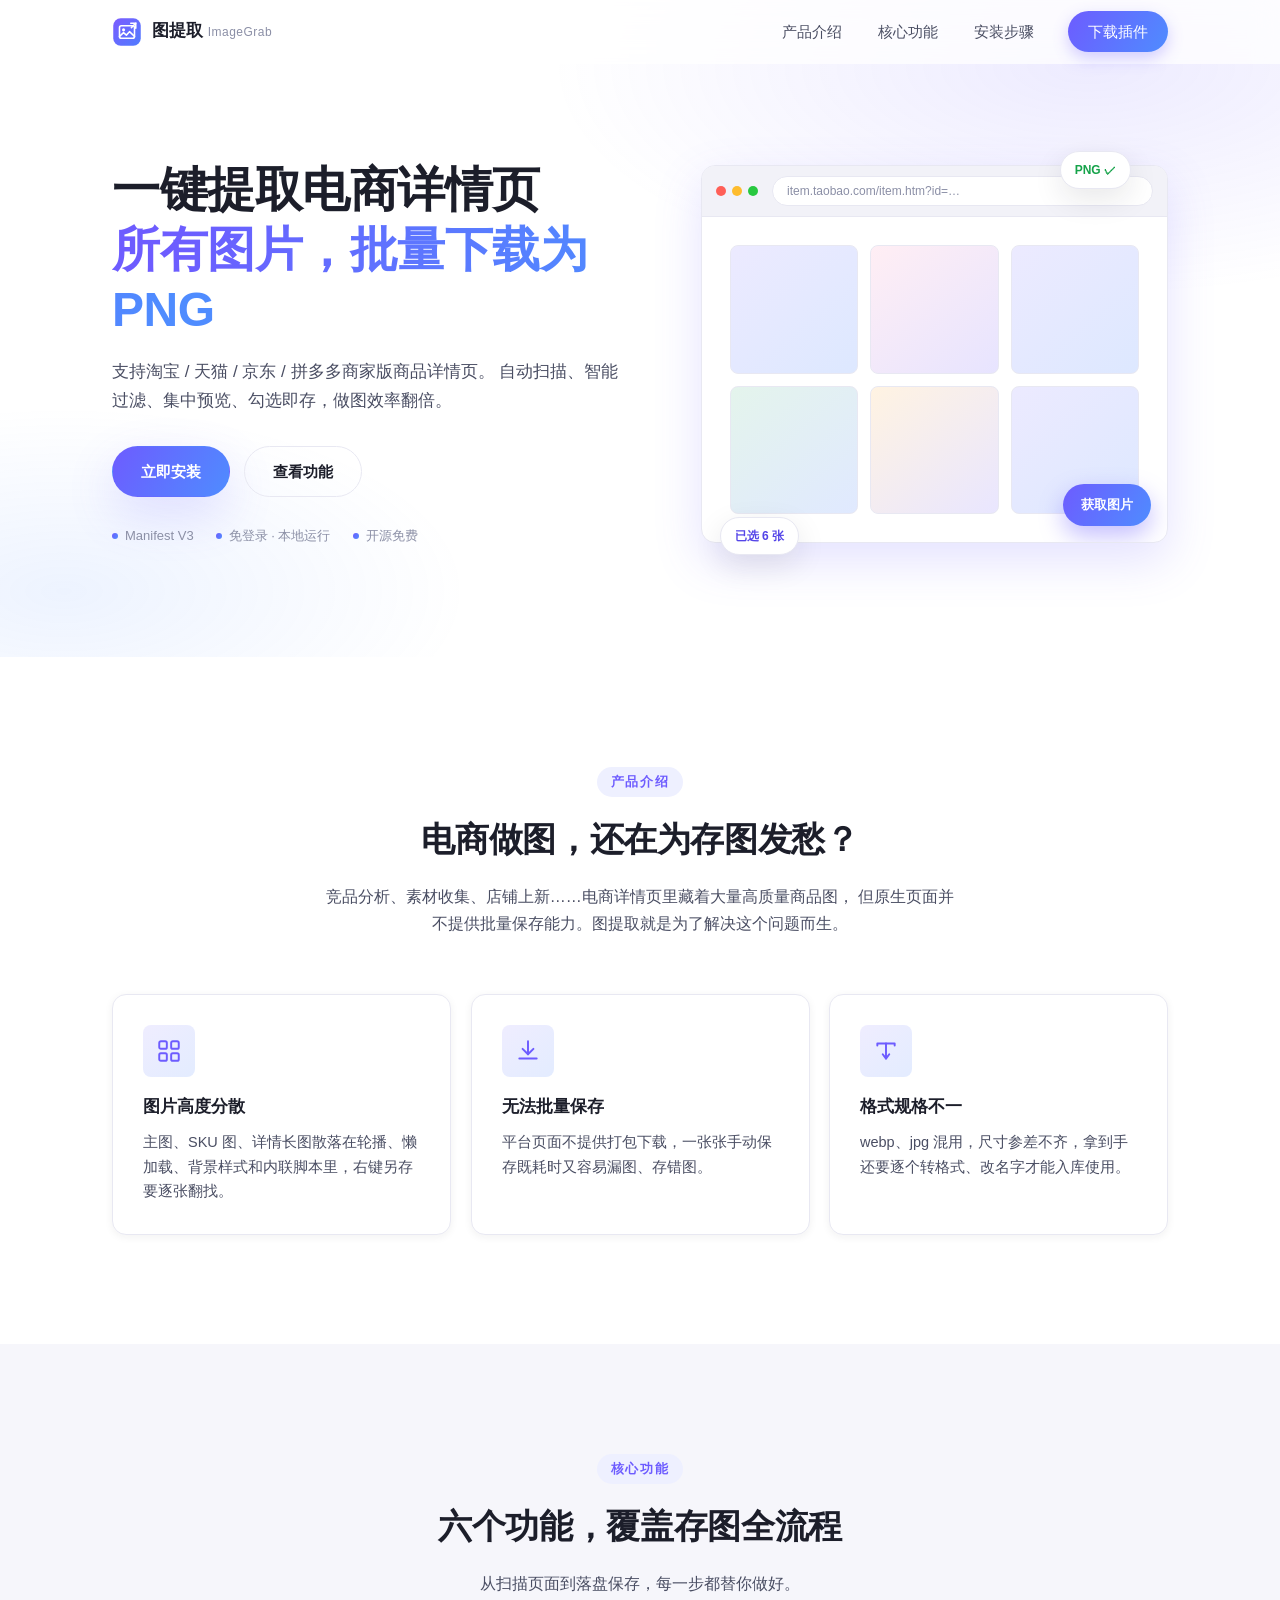
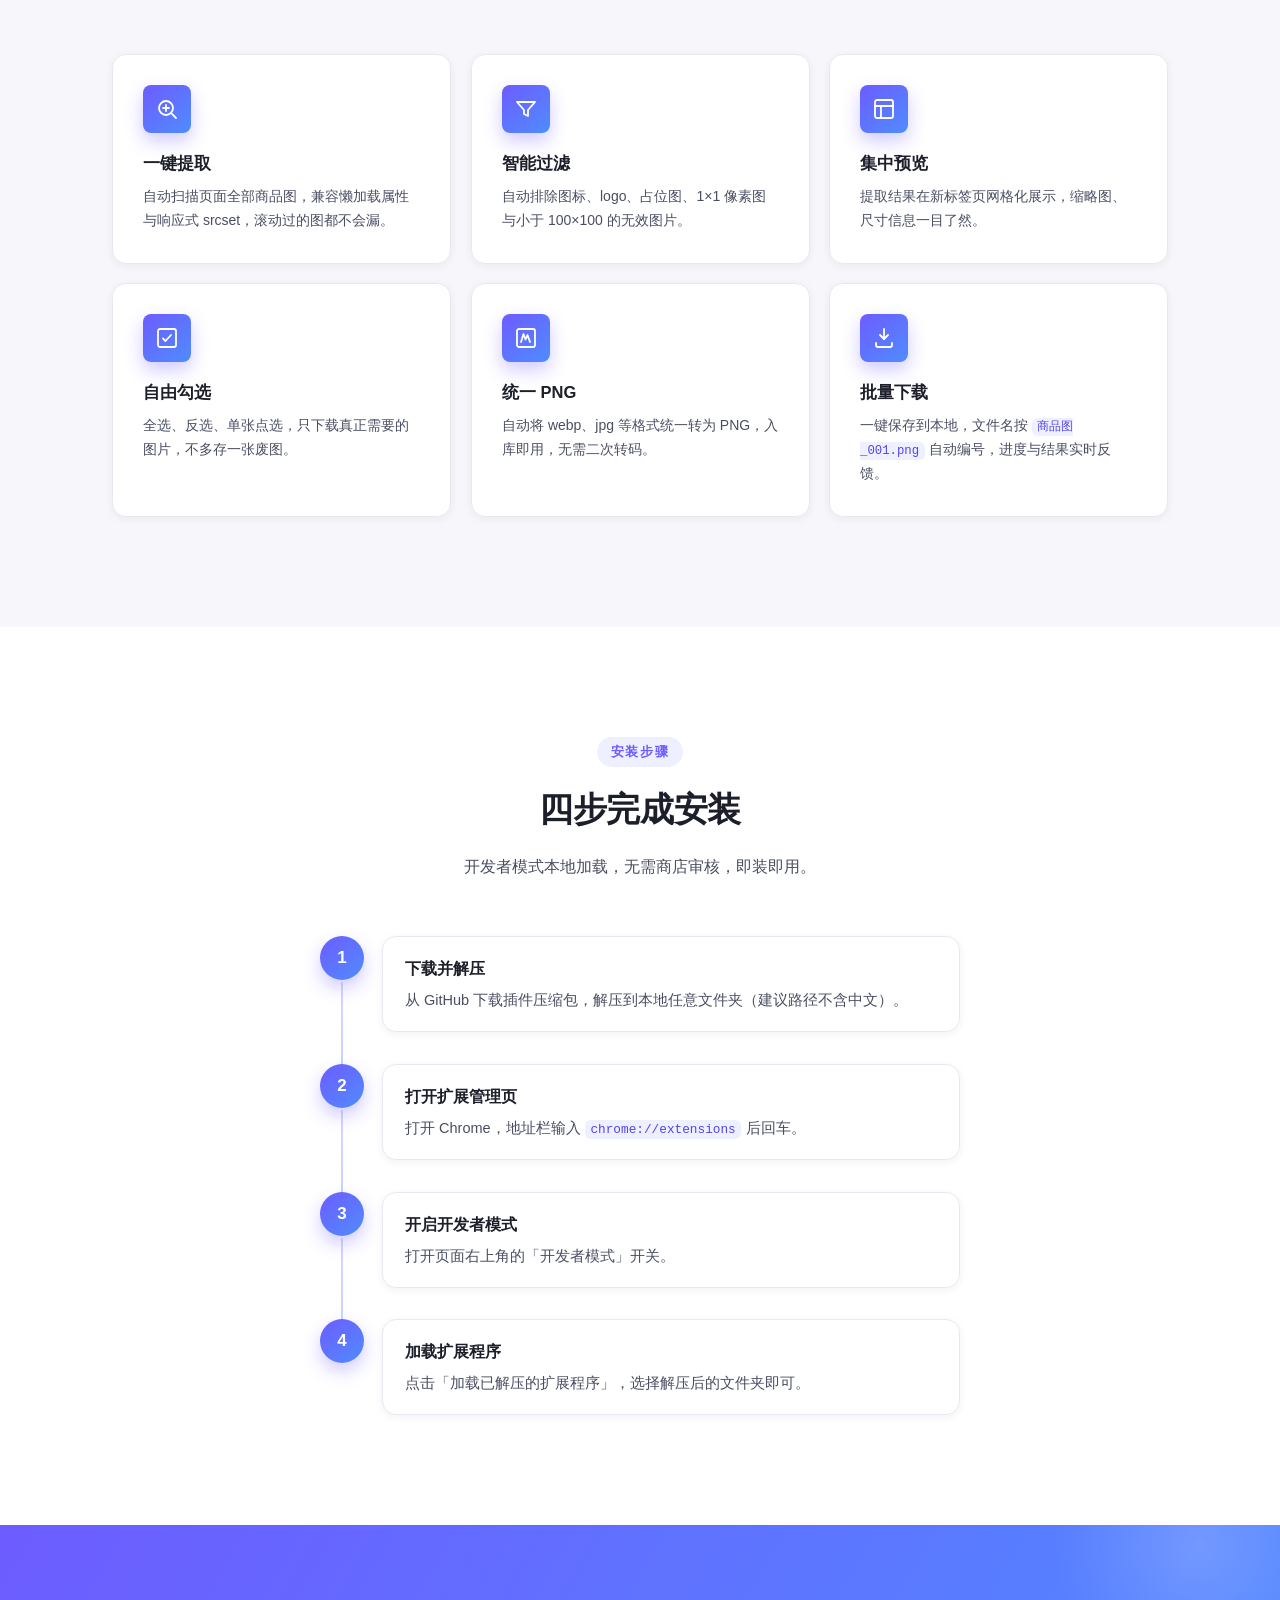
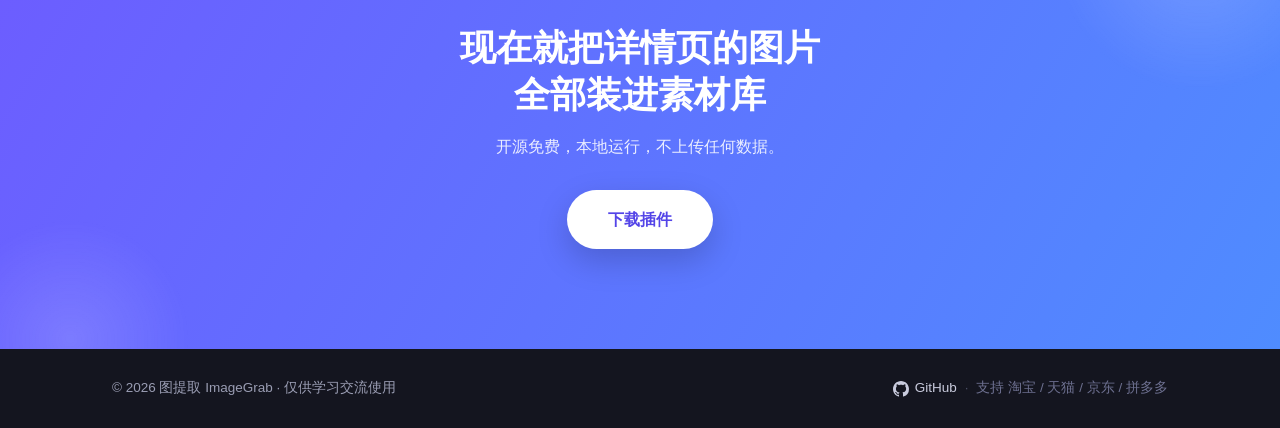
<file: docs/index.html>
<!DOCTYPE html>
<html lang="zh-CN">
<head>
  <meta charset="UTF-8">
  <!-- 视口设置：移动端适配基础 -->
  <meta name="viewport" content="width=device-width, initial-scale=1.0">
  <meta name="description" content="图提取 ImageGrab — 一键提取淘宝、京东、拼多多商家版商品详情页所有图片，勾选批量下载为 PNG。">
  <title>图提取 ImageGrab · 电商图片一键提取下载</title>
  <link rel="stylesheet" href="css/style.css">
</head>
<body>

  <!-- ==================== 1. 顶部导航栏 ==================== -->
  <header class="nav" id="navbar">
    <div class="container nav__inner">
      <!-- 左侧 Logo：内联 SVG 图标 + 产品名 -->
      <a class="nav__brand" href="#hero" aria-label="图提取首页">
        <svg class="nav__logo" viewBox="0 0 48 48" width="30" height="30" aria-hidden="true">
          <defs>
            <linearGradient id="logoGrad" x1="0" y1="0" x2="1" y2="1">
              <stop offset="0" stop-color="#7c5cff"/>
              <stop offset="1" stop-color="#4f7cff"/>
            </linearGradient>
          </defs>
          <rect x="2" y="2" width="44" height="44" rx="12" fill="url(#logoGrad)"/>
          <rect x="12" y="14" width="24" height="20" rx="3" fill="none" stroke="#fff" stroke-width="2.5"/>
          <circle cx="18.5" cy="20.5" r="2.5" fill="#fff"/>
          <path d="M12 31l6.5-6 4.5 4 5-5.5L36 31" fill="none" stroke="#fff" stroke-width="2.5" stroke-linecap="round" stroke-linejoin="round"/>
          <path d="M30 10h8v8" fill="none" stroke="#fff" stroke-width="2.5" stroke-linecap="round"/>
          <path d="M38 10l-7 7" stroke="#fff" stroke-width="2.5" stroke-linecap="round"/>
        </svg>
        <span class="nav__name">图提取 <em>ImageGrab</em></span>
      </a>

      <!-- 右侧锚点导航（桌面端） -->
      <nav class="nav__links" id="nav-links" aria-label="页面导航">
        <a href="#about" data-spy="about">产品介绍</a>
        <a href="#features" data-spy="features">核心功能</a>
        <a href="#install" data-spy="install">安装步骤</a>
        <a href="#download" class="nav__cta" data-spy="download">下载插件</a>
      </nav>

      <!-- 汉堡按钮（移动端） -->
      <button class="nav__toggle" id="nav-toggle" aria-label="打开菜单" aria-expanded="false">
        <span></span><span></span><span></span>
      </button>
    </div>
  </header>

  <main>
    <!-- ==================== 2. Hero 首屏 ==================== -->
    <section class="hero" id="hero">
      <div class="container hero__inner">
        <div class="hero__text reveal">
          <h1 class="hero__title">
            一键提取电商详情页<br><span class="grad-text">所有图片，批量下载为 PNG</span>
          </h1>
          <p class="hero__sub">
            支持淘宝 / 天猫 / 京东 / 拼多多商家版商品详情页。
            自动扫描、智能过滤、集中预览、勾选即存，做图效率翻倍。
          </p>
          <div class="hero__actions">
            <a class="btn btn--primary" href="#install">立即安装</a>
            <a class="btn btn--ghost" href="#features">查看功能</a>
          </div>
          <ul class="hero__meta">
            <li>Manifest V3</li>
            <li>免登录 · 本地运行</li>
            <li>开源免费</li>
          </ul>
        </div>

        <!-- 插件界面示意图：纯 CSS 模拟浏览器窗口 + 悬浮按钮 + 画廊 -->
        <div class="hero__mock reveal" aria-hidden="true">
          <div class="mock-window">
            <div class="mock-window__bar">
              <i></i><i></i><i></i>
              <span class="mock-window__url">item.taobao.com/item.htm?id=…</span>
            </div>
            <div class="mock-window__body">
              <div class="mock-fab">获取图片</div>
              <div class="mock-grid">
                <div class="mock-card"></div>
                <div class="mock-card"></div>
                <div class="mock-card"></div>
                <div class="mock-card"></div>
                <div class="mock-card"></div>
                <div class="mock-card"></div>
              </div>
            </div>
          </div>
          <div class="mock-float mock-float--a">PNG ✓</div>
          <div class="mock-float mock-float--b">已选 6 张</div>
        </div>
      </div>
    </section>

    <!-- ==================== 3. 产品介绍：解决什么问题 ==================== -->
    <section class="section" id="about">
      <div class="container">
        <div class="section__head reveal">
          <p class="section__tag">产品介绍</p>
          <h2 class="section__title">电商做图，还在为存图发愁？</h2>
          <p class="section__desc">
            竞品分析、素材收集、店铺上新……电商详情页里藏着大量高质量商品图，
            但原生页面并不提供批量保存能力。图提取就是为了解决这个问题而生。
          </p>
        </div>

        <div class="problem-grid">
          <!-- 问题卡片 1：图片分散 -->
          <article class="problem-card reveal">
            <div class="problem-card__icon">
              <svg viewBox="0 0 24 24" width="26" height="26" fill="none" stroke="currentColor" stroke-width="1.8" stroke-linecap="round" stroke-linejoin="round">
                <rect x="3" y="3" width="7" height="7" rx="1.5"/>
                <rect x="14" y="3" width="7" height="7" rx="1.5"/>
                <rect x="3" y="14" width="7" height="7" rx="1.5"/>
                <rect x="14" y="14" width="7" height="7" rx="1.5"/>
              </svg>
            </div>
            <h3>图片高度分散</h3>
            <p>主图、SKU 图、详情长图散落在轮播、懒加载、背景样式和内联脚本里，右键另存要逐张翻找。</p>
          </article>

          <!-- 问题卡片 2：无法批量保存 -->
          <article class="problem-card reveal">
            <div class="problem-card__icon">
              <svg viewBox="0 0 24 24" width="26" height="26" fill="none" stroke="currentColor" stroke-width="1.8" stroke-linecap="round" stroke-linejoin="round">
                <path d="M12 3v12"/>
                <path d="M7 10l5 5 5-5"/>
                <path d="M4 19h16"/>
              </svg>
            </div>
            <h3>无法批量保存</h3>
            <p>平台页面不提供打包下载，一张张手动保存既耗时又容易漏图、存错图。</p>
          </article>

          <!-- 问题卡片 3：格式不统一 -->
          <article class="problem-card reveal">
            <div class="problem-card__icon">
              <svg viewBox="0 0 24 24" width="26" height="26" fill="none" stroke="currentColor" stroke-width="1.8" stroke-linecap="round" stroke-linejoin="round">
                <path d="M4 7V5h16v2"/>
                <path d="M12 5v14"/>
                <path d="M9 15l3 4 3-4"/>
              </svg>
            </div>
            <h3>格式规格不一</h3>
            <p>webp、jpg 混用，尺寸参差不齐，拿到手还要逐个转格式、改名字才能入库使用。</p>
          </article>
        </div>
      </div>
    </section>

    <!-- ==================== 4. 核心功能 ==================== -->
    <section class="section section--alt" id="features">
      <div class="container">
        <div class="section__head reveal">
          <p class="section__tag">核心功能</p>
          <h2 class="section__title">六个功能，覆盖存图全流程</h2>
          <p class="section__desc">从扫描页面到落盘保存，每一步都替你做好。</p>
        </div>

        <div class="feature-grid">
          <!-- 功能卡片：一键提取 -->
          <article class="feature-card reveal">
            <div class="feature-card__icon">
              <svg viewBox="0 0 24 24" width="24" height="24" fill="none" stroke="currentColor" stroke-width="1.8" stroke-linecap="round" stroke-linejoin="round">
                <circle cx="11" cy="11" r="7"/>
                <path d="M21 21l-4.3-4.3"/>
                <path d="M8 11h6M11 8v6"/>
              </svg>
            </div>
            <h3>一键提取</h3>
            <p>自动扫描页面全部商品图，兼容懒加载属性与响应式 srcset，滚动过的图都不会漏。</p>
          </article>

          <!-- 功能卡片：智能过滤 -->
          <article class="feature-card reveal">
            <div class="feature-card__icon">
              <svg viewBox="0 0 24 24" width="24" height="24" fill="none" stroke="currentColor" stroke-width="1.8" stroke-linecap="round" stroke-linejoin="round">
                <path d="M3 5h18l-7 8v6l-4-2v-4L3 5z"/>
              </svg>
            </div>
            <h3>智能过滤</h3>
            <p>自动排除图标、logo、占位图、1×1 像素图与小于 100×100 的无效图片。</p>
          </article>

          <!-- 功能卡片：集中预览 -->
          <article class="feature-card reveal">
            <div class="feature-card__icon">
              <svg viewBox="0 0 24 24" width="24" height="24" fill="none" stroke="currentColor" stroke-width="1.8" stroke-linecap="round" stroke-linejoin="round">
                <rect x="3" y="3" width="18" height="18" rx="2"/>
                <path d="M3 9h18M9 9v12"/>
              </svg>
            </div>
            <h3>集中预览</h3>
            <p>提取结果在新标签页网格化展示，缩略图、尺寸信息一目了然。</p>
          </article>

          <!-- 功能卡片：自由勾选 -->
          <article class="feature-card reveal">
            <div class="feature-card__icon">
              <svg viewBox="0 0 24 24" width="24" height="24" fill="none" stroke="currentColor" stroke-width="1.8" stroke-linecap="round" stroke-linejoin="round">
                <rect x="3" y="3" width="18" height="18" rx="2"/>
                <path d="M8 12.5l2.5 2.5L16 9"/>
              </svg>
            </div>
            <h3>自由勾选</h3>
            <p>全选、反选、单张点选，只下载真正需要的图片，不多存一张废图。</p>
          </article>

          <!-- 功能卡片：统一 PNG -->
          <article class="feature-card reveal">
            <div class="feature-card__icon">
              <svg viewBox="0 0 24 24" width="24" height="24" fill="none" stroke="currentColor" stroke-width="1.8" stroke-linecap="round" stroke-linejoin="round">
                <rect x="3" y="3" width="18" height="18" rx="2"/>
                <path d="M7 16l2.5-8 2 5.5L13.5 9 16 16"/>
              </svg>
            </div>
            <h3>统一 PNG</h3>
            <p>自动将 webp、jpg 等格式统一转为 PNG，入库即用，无需二次转码。</p>
          </article>

          <!-- 功能卡片：批量下载 -->
          <article class="feature-card reveal">
            <div class="feature-card__icon">
              <svg viewBox="0 0 24 24" width="24" height="24" fill="none" stroke="currentColor" stroke-width="1.8" stroke-linecap="round" stroke-linejoin="round">
                <path d="M12 3v10"/>
                <path d="M8 9l4 4 4-4"/>
                <path d="M4 17v2a2 2 0 002 2h12a2 2 0 002-2v-2"/>
              </svg>
            </div>
            <h3>批量下载</h3>
            <p>一键保存到本地，文件名按 <code>商品图_001.png</code> 自动编号，进度与结果实时反馈。</p>
          </article>
        </div>
      </div>
    </section>

    <!-- ==================== 5. 安装步骤 ==================== -->
    <section class="section" id="install">
      <div class="container">
        <div class="section__head reveal">
          <p class="section__tag">安装步骤</p>
          <h2 class="section__title">四步完成安装</h2>
          <p class="section__desc">开发者模式本地加载，无需商店审核，即装即用。</p>
        </div>

        <ol class="steps">
          <!-- 步骤 1 -->
          <li class="step reveal">
            <span class="step__num">1</span>
            <div class="step__body">
              <h3>下载并解压</h3>
              <p>从 GitHub 下载插件压缩包，解压到本地任意文件夹（建议路径不含中文）。</p>
            </div>
          </li>
          <!-- 步骤 2 -->
          <li class="step reveal">
            <span class="step__num">2</span>
            <div class="step__body">
              <h3>打开扩展管理页</h3>
              <p>打开 Chrome，地址栏输入 <code>chrome://extensions</code> 后回车。</p>
            </div>
          </li>
          <!-- 步骤 3 -->
          <li class="step reveal">
            <span class="step__num">3</span>
            <div class="step__body">
              <h3>开启开发者模式</h3>
              <p>打开页面右上角的「开发者模式」开关。</p>
            </div>
          </li>
          <!-- 步骤 4 -->
          <li class="step reveal">
            <span class="step__num">4</span>
            <div class="step__body">
              <h3>加载扩展程序</h3>
              <p>点击「加载已解压的扩展程序」，选择解压后的文件夹即可。</p>
            </div>
          </li>
        </ol>
      </div>
    </section>

    <!-- ==================== 6. 底部 CTA ==================== -->
    <section class="cta" id="download">
      <div class="container cta__inner reveal">
        <h2>现在就把详情页的图片<br class="br-mobile">全部装进素材库</h2>
        <p>开源免费，本地运行，不上传任何数据。</p>
        <!-- 下载按钮：指向 GitHub 仓库（占位，可替换为压缩包直链） -->
        <a class="btn btn--light btn--lg" href="https://github.com/PeiChen1215/eimg-grabber" target="_blank" rel="noopener">下载插件</a>
      </div>
    </section>
  </main>

  <!-- ==================== Footer ==================== -->
  <footer class="footer">
    <div class="container footer__inner">
      <p class="footer__copy">© 2026 图提取 ImageGrab · 仅供学习交流使用</p>
      <div class="footer__links">
        <a href="https://github.com/PeiChen1215/eimg-grabber" target="_blank" rel="noopener">
          <svg viewBox="0 0 16 16" width="16" height="16" fill="currentColor" aria-hidden="true">
            <path d="M8 0C3.58 0 0 3.58 0 8c0 3.54 2.29 6.53 5.47 7.59.4.07.55-.17.55-.38 0-.19-.01-.82-.01-1.49-2.01.37-2.53-.49-2.69-.94-.09-.23-.48-.94-.82-1.13-.28-.15-.68-.52-.01-.53.63-.01 1.08.58 1.23.82.72 1.21 1.87.87 2.33.66.07-.52.28-.87.51-1.07-1.78-.2-3.64-.89-3.64-3.95 0-.87.31-1.59.82-2.15-.08-.2-.36-1.02.08-2.12 0 0 .67-.21 2.2.82.64-.18 1.32-.27 2-.27s1.36.09 2 .27c1.53-1.04 2.2-.82 2.2-.82.44 1.1.16 1.92.08 2.12.51.56.82 1.27.82 2.15 0 3.07-1.87 3.75-3.65 3.95.29.25.54.73.54 1.48 0 1.07-.01 1.93-.01 2.2 0 .21.15.46.55.38A8.01 8.01 0 0 0 16 8c0-4.42-3.58-8-8-8z"/>
          </svg>
          GitHub
        </a>
        <span class="footer__sep">·</span>
        <span class="footer__platforms">支持 淘宝 / 天猫 / 京东 / 拼多多</span>
      </div>
    </div>
  </footer>

  <script src="js/main.js"></script>
</body>
</html>
</file>
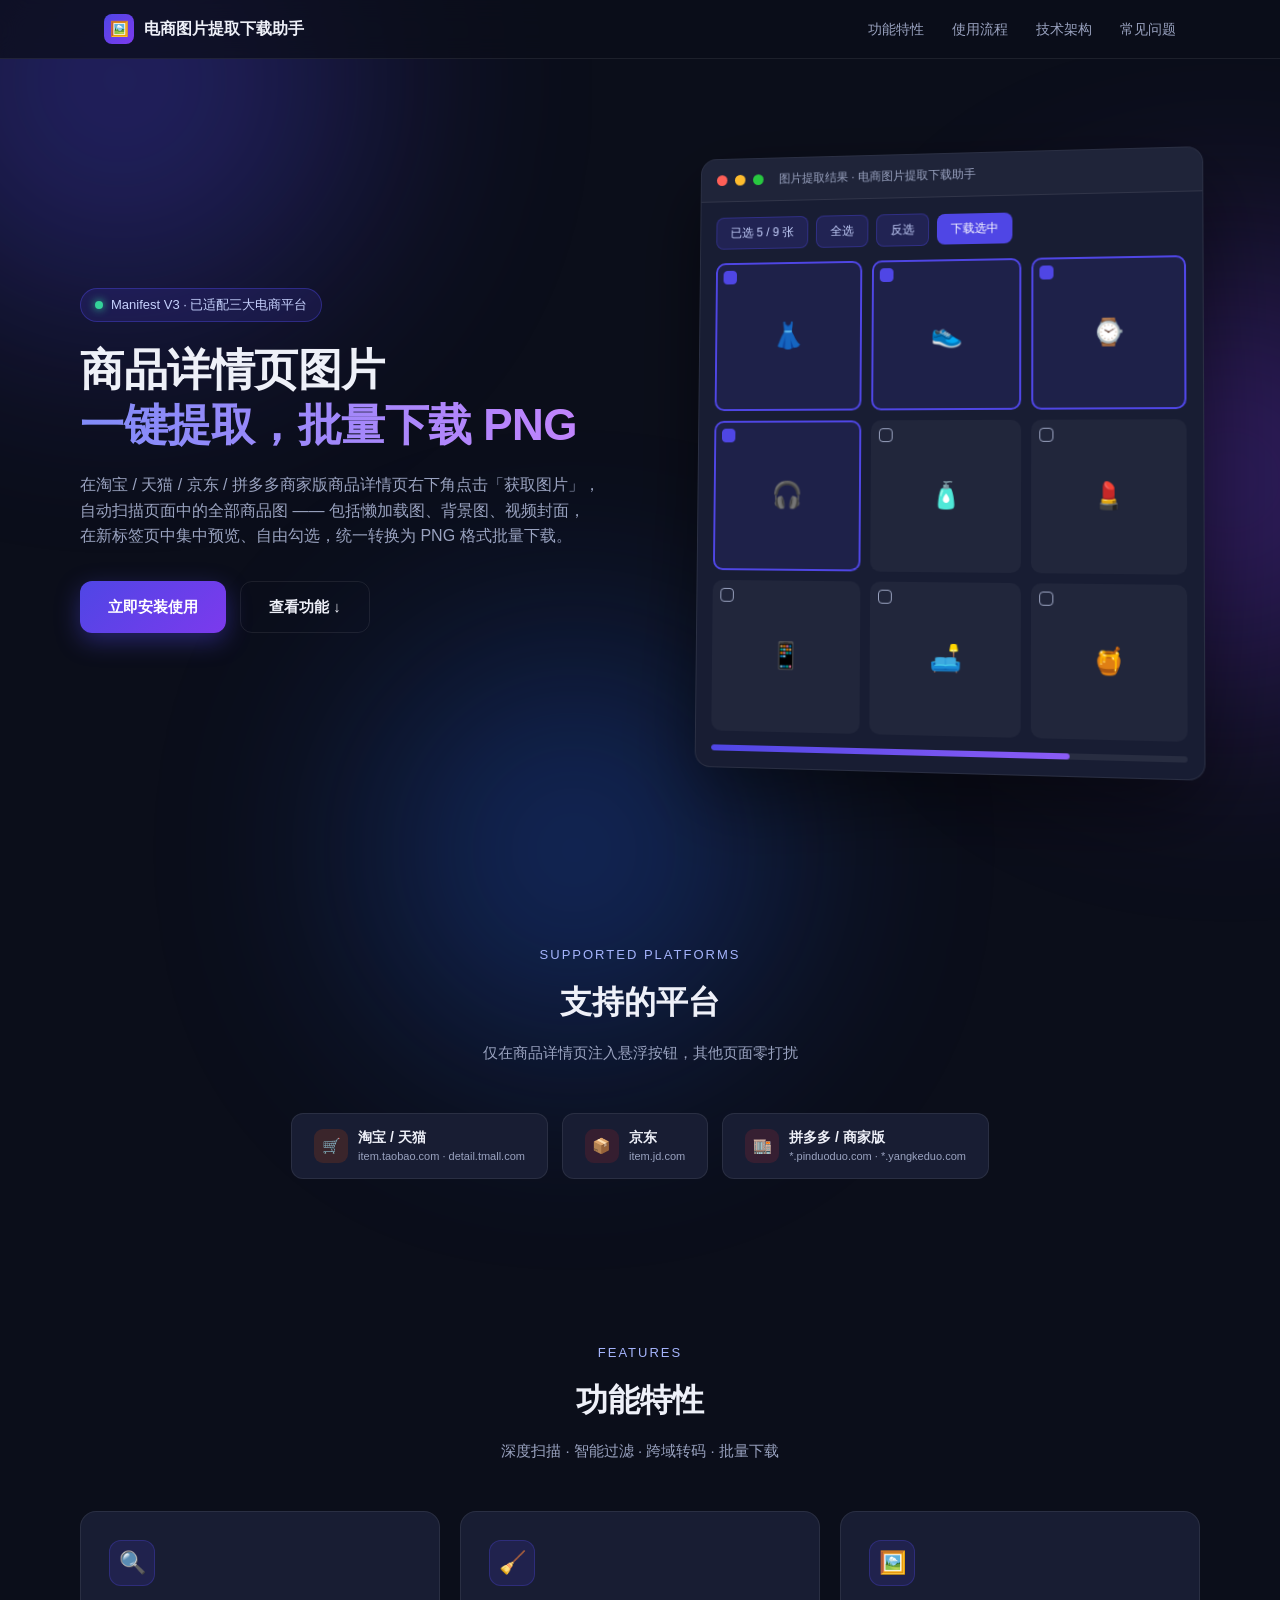
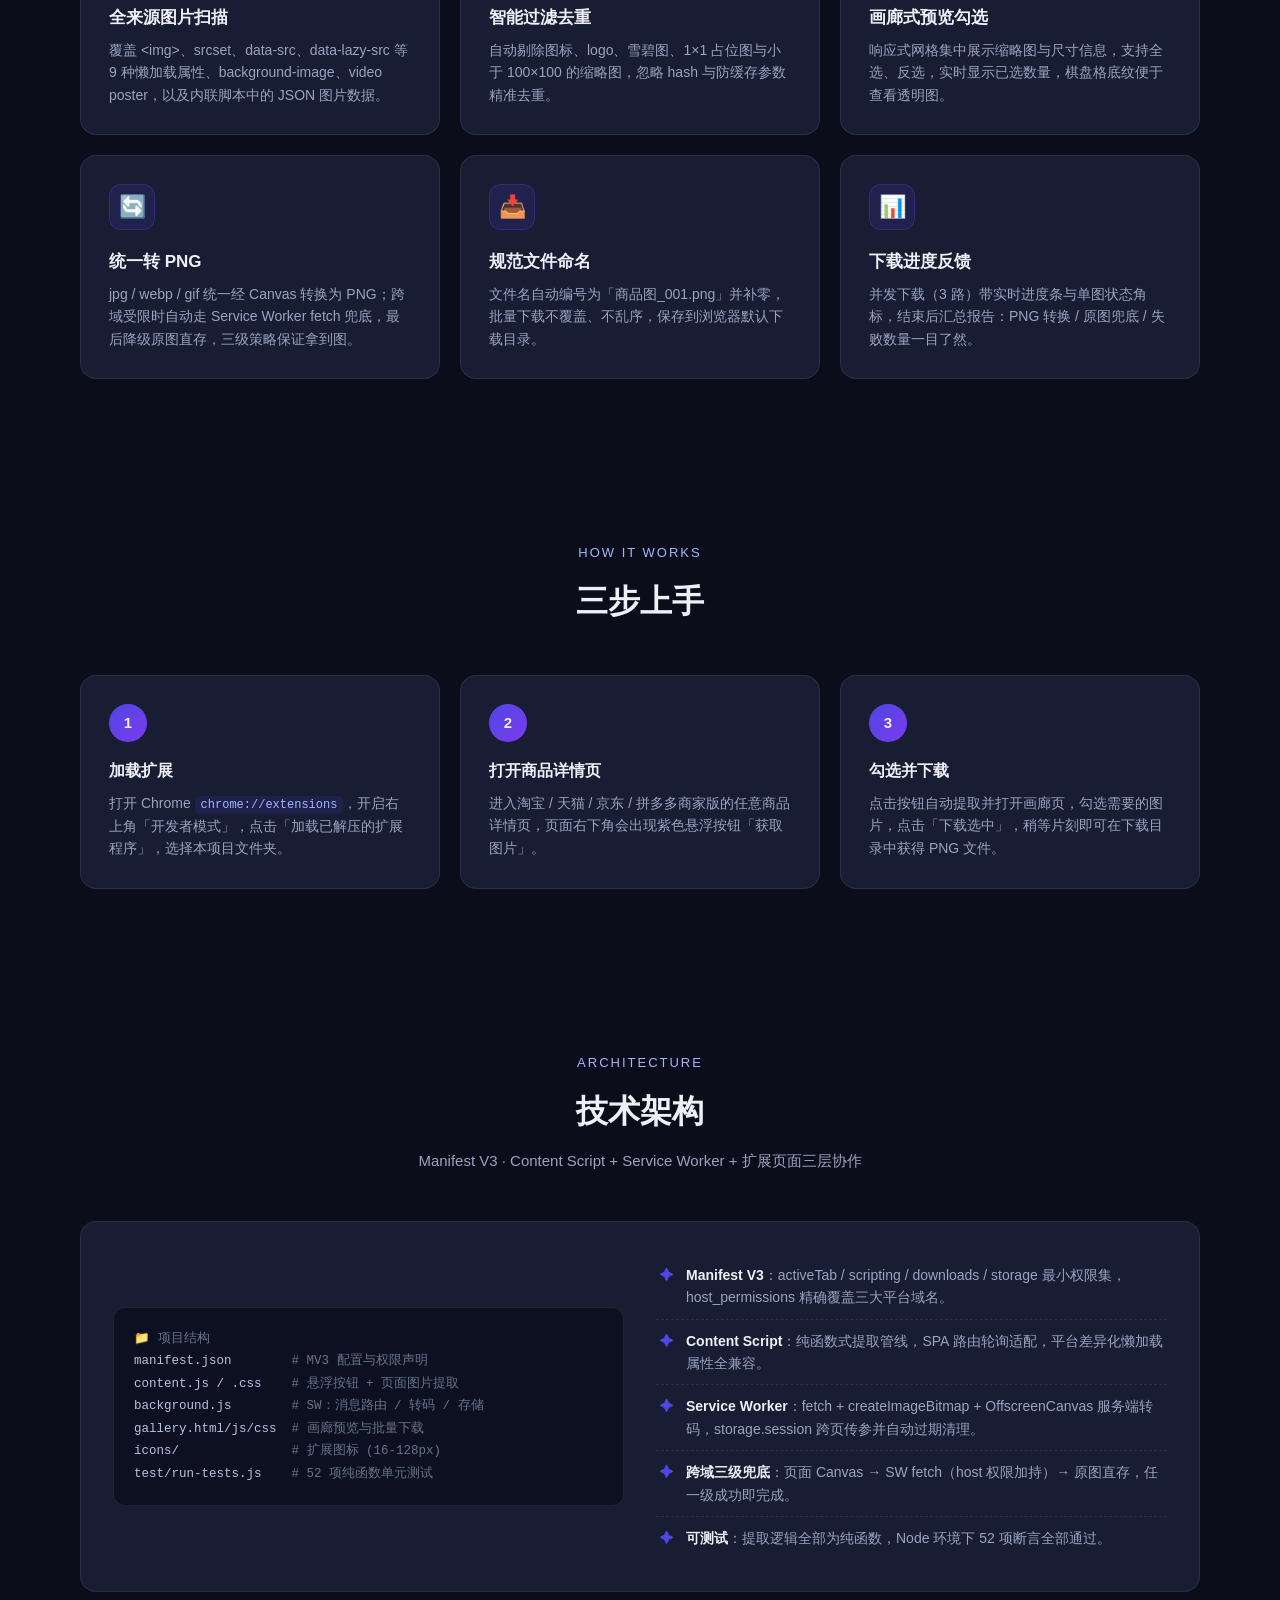
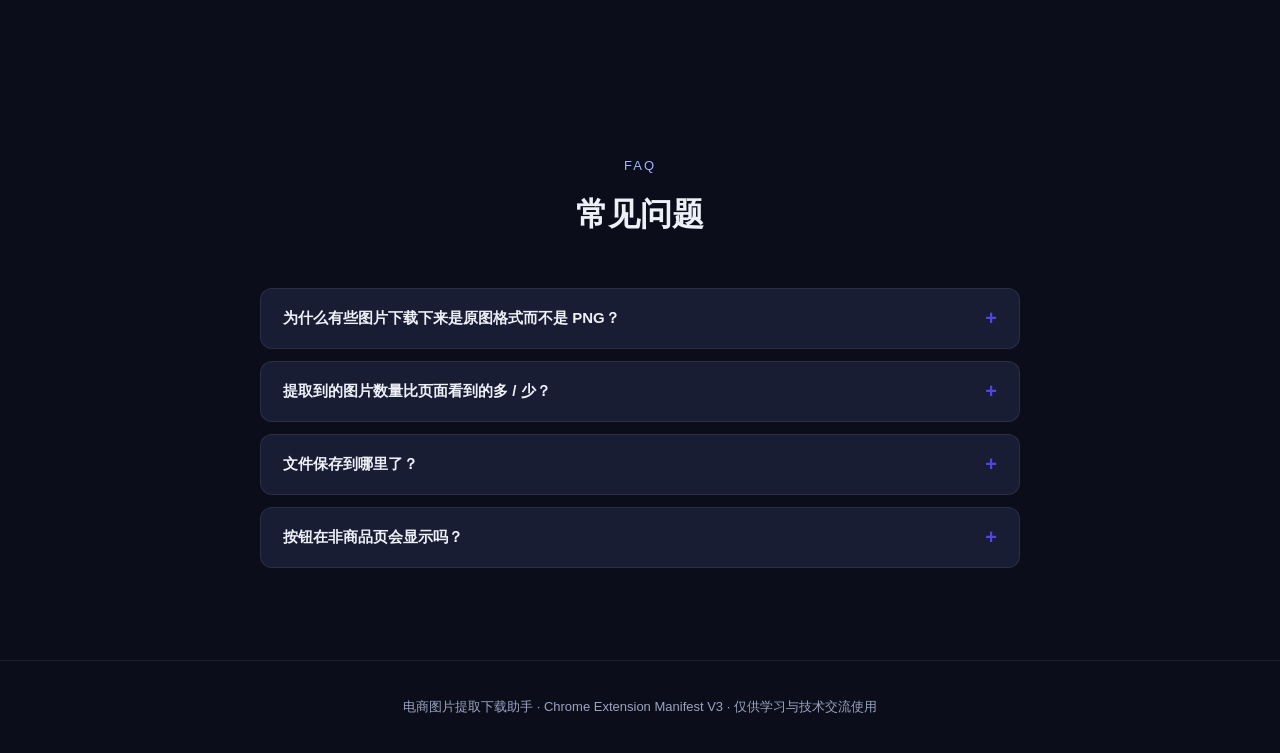
<file: website/index.html>
<!DOCTYPE html>
<html lang="zh-CN">
<head>
<meta charset="UTF-8">
<meta name="viewport" content="width=device-width, initial-scale=1.0">
<title>电商图片提取下载助手 — 一键提取淘宝 / 京东 / 拼多多商品图</title>
<meta name="description" content="Chrome 浏览器扩展：在淘宝、天猫、京东、拼多多商家版商品详情页一键提取所有商品图片，勾选批量下载为 PNG。">
<style>
/* ================= 基础与主题变量 ================= */
:root {
  --primary: #4f46e5;
  --primary-dark: #4338ca;
  --accent: #7c3aed;
  --bg: #0b0e1a;
  --bg-soft: #12162a;
  --card: #181d33;
  --border: rgba(255, 255, 255, 0.08);
  --text: #eef0f8;
  --text-secondary: #9aa3c0;
  --radius: 16px;
}
* { margin: 0; padding: 0; box-sizing: border-box; }
html { scroll-behavior: smooth; }
body {
  background: var(--bg);
  color: var(--text);
  font-family: -apple-system, "PingFang SC", "Microsoft YaHei", "Segoe UI", sans-serif;
  line-height: 1.6;
  overflow-x: hidden;
}
a { color: inherit; text-decoration: none; }
.container { max-width: 1120px; margin: 0 auto; padding: 0 24px; }

/* ================= 背景光晕 ================= */
.glow {
  position: fixed; border-radius: 50%; filter: blur(120px); opacity: .35; pointer-events: none; z-index: 0;
}
.glow--1 { width: 480px; height: 480px; background: #4f46e5; top: -160px; left: -120px; }
.glow--2 { width: 420px; height: 420px; background: #7c3aed; top: 30%; right: -160px; }
.glow--3 { width: 380px; height: 380px; background: #2563eb; bottom: -140px; left: 30%; }

/* ================= 导航 ================= */
.nav {
  position: fixed; top: 0; left: 0; right: 0; z-index: 100;
  backdrop-filter: blur(12px);
  background: rgba(11, 14, 26, 0.75);
  border-bottom: 1px solid var(--border);
}
.nav__inner {
  max-width: 1120px; margin: 0 auto; padding: 14px 24px;
  display: flex; align-items: center; justify-content: space-between;
}
.nav__brand { display: flex; align-items: center; gap: 10px; font-weight: 700; font-size: 16px; }
.nav__logo {
  width: 30px; height: 30px; border-radius: 8px;
  background: linear-gradient(135deg, var(--primary), var(--accent));
  display: flex; align-items: center; justify-content: center; font-size: 15px;
}
.nav__links { display: flex; gap: 28px; font-size: 14px; color: var(--text-secondary); }
.nav__links a:hover { color: var(--text); }
@media (max-width: 720px) { .nav__links { display: none; } }

/* ================= Hero ================= */
.hero {
  position: relative; z-index: 1;
  padding: 150px 0 90px;
  display: grid; grid-template-columns: 1.05fr 0.95fr; gap: 48px; align-items: center;
}
@media (max-width: 900px) { .hero { grid-template-columns: 1fr; padding-top: 120px; } }
.hero__badge {
  display: inline-flex; align-items: center; gap: 8px;
  padding: 6px 14px; border-radius: 999px; font-size: 13px;
  background: rgba(79, 70, 229, 0.15); border: 1px solid rgba(79, 70, 229, 0.4); color: #c7d2fe;
  margin-bottom: 20px;
}
.hero__badge .dot { width: 8px; height: 8px; border-radius: 50%; background: #34d399; box-shadow: 0 0 8px #34d399; }
.hero h1 { font-size: 44px; line-height: 1.25; letter-spacing: -0.5px; margin-bottom: 20px; }
.hero h1 .grad {
  background: linear-gradient(90deg, #818cf8, #c084fc);
  -webkit-background-clip: text; background-clip: text; color: transparent;
}
.hero__desc { color: var(--text-secondary); font-size: 16px; max-width: 520px; margin-bottom: 32px; }
.hero__cta { display: flex; gap: 14px; flex-wrap: wrap; }
.btn {
  display: inline-flex; align-items: center; gap: 8px;
  padding: 13px 28px; border-radius: 12px; font-size: 15px; font-weight: 600;
  cursor: pointer; transition: all .2s ease; border: none;
}
.btn--primary {
  background: linear-gradient(135deg, var(--primary), var(--accent)); color: #fff;
  box-shadow: 0 8px 24px rgba(79, 70, 229, 0.4);
}
.btn--primary:hover { transform: translateY(-2px); box-shadow: 0 12px 32px rgba(79, 70, 229, 0.55); }
.btn--ghost { background: transparent; border: 1px solid var(--border); color: var(--text); }
.btn--ghost:hover { border-color: var(--primary); color: #c7d2fe; }

/* Hero 右侧：画廊界面 Mock */
.mock {
  background: var(--card); border: 1px solid var(--border); border-radius: var(--radius);
  overflow: hidden; box-shadow: 0 30px 80px rgba(0, 0, 0, 0.5);
  transform: perspective(1200px) rotateY(-6deg) rotateX(2deg);
  transition: transform .4s ease;
}
.mock:hover { transform: perspective(1200px) rotateY(0) rotateX(0); }
.mock__bar {
  display: flex; align-items: center; gap: 8px; padding: 12px 16px;
  background: rgba(255, 255, 255, 0.03); border-bottom: 1px solid var(--border);
}
.mock__dot { width: 11px; height: 11px; border-radius: 50%; }
.mock__title { margin-left: 8px; font-size: 12px; color: var(--text-secondary); }
.mock__body { padding: 16px; }
.mock__toolbar { display: flex; align-items: center; gap: 8px; margin-bottom: 14px; flex-wrap: wrap; }
.mock__pill {
  font-size: 12px; padding: 6px 14px; border-radius: 8px;
  background: rgba(79, 70, 229, 0.18); color: #c7d2fe; border: 1px solid rgba(79, 70, 229, 0.35);
}
.mock__pill--solid { background: var(--primary); color: #fff; border: none; }
.mock__grid { display: grid; grid-template-columns: repeat(3, 1fr); gap: 10px; }
.mock__cell {
  aspect-ratio: 1; border-radius: 10px; border: 2px solid transparent; position: relative;
  display: flex; align-items: center; justify-content: center; font-size: 26px;
  background: rgba(255, 255, 255, 0.04); transition: all .3s ease;
}
.mock__cell.sel { border-color: var(--primary); background: rgba(79, 70, 229, 0.12); }
.mock__cell .cb {
  position: absolute; top: 6px; left: 6px; width: 14px; height: 14px; border-radius: 4px;
  border: 1.5px solid var(--text-secondary);
}
.mock__cell.sel .cb { background: var(--primary); border-color: var(--primary); }
.mock__progress { height: 6px; border-radius: 99px; background: rgba(255,255,255,.07); margin-top: 14px; overflow: hidden; }
.mock__progress i { display: block; height: 100%; width: 0; border-radius: 99px; background: linear-gradient(90deg, var(--primary), #8b5cf6); }

/* ================= 通用 Section ================= */
.section { position: relative; z-index: 1; padding: 80px 0; }
.section__head { text-align: center; margin-bottom: 48px; }
.section__tag {
  display: inline-block; font-size: 13px; color: #a5b4fc; letter-spacing: 2px;
  text-transform: uppercase; margin-bottom: 12px;
}
.section__title { font-size: 32px; margin-bottom: 12px; }
.section__sub { color: var(--text-secondary); font-size: 15px; }

/* ================= 平台支持 ================= */
.platforms { display: flex; justify-content: center; gap: 14px; flex-wrap: wrap; }
.platform {
  display: flex; align-items: center; gap: 10px;
  padding: 12px 22px; border-radius: 12px; font-size: 14px; font-weight: 600;
  background: var(--card); border: 1px solid var(--border);
  transition: all .2s ease;
}
.platform:hover { border-color: var(--primary); transform: translateY(-2px); }
.platform i {
  width: 34px; height: 34px; border-radius: 9px; font-style: normal;
  display: flex; align-items: center; justify-content: center; font-size: 15px;
}
.platform small { display: block; font-weight: 400; color: var(--text-secondary); font-size: 11px; }
.p-tb i { background: rgba(255, 80, 0, .15); }
.p-jd i { background: rgba(220, 38, 38, .15); }
.p-pdd i { background: rgba(226, 42, 50, .15); }

/* ================= 特性卡片 ================= */
.features { display: grid; grid-template-columns: repeat(3, 1fr); gap: 20px; }
@media (max-width: 900px) { .features { grid-template-columns: repeat(2, 1fr); } }
@media (max-width: 620px) { .features { grid-template-columns: 1fr; } }
.feature {
  background: var(--card); border: 1px solid var(--border); border-radius: var(--radius);
  padding: 28px; transition: all .25s ease;
}
.feature:hover { border-color: rgba(79, 70, 229, 0.5); transform: translateY(-4px); }
.feature__icon {
  width: 46px; height: 46px; border-radius: 12px; font-size: 22px;
  background: rgba(79, 70, 229, 0.15); border: 1px solid rgba(79, 70, 229, 0.3);
  display: flex; align-items: center; justify-content: center; margin-bottom: 18px;
}
.feature h3 { font-size: 17px; margin-bottom: 8px; }
.feature p { font-size: 14px; color: var(--text-secondary); }

/* ================= 工作流程 ================= */
.steps { display: grid; grid-template-columns: repeat(3, 1fr); gap: 20px; counter-reset: step; }
@media (max-width: 820px) { .steps { grid-template-columns: 1fr; } }
.step {
  position: relative; background: var(--card); border: 1px solid var(--border);
  border-radius: var(--radius); padding: 28px;
}
.step__num {
  width: 38px; height: 38px; border-radius: 50%; font-weight: 700; font-size: 15px;
  background: linear-gradient(135deg, var(--primary), var(--accent));
  display: flex; align-items: center; justify-content: center; margin-bottom: 16px;
}
.step h3 { font-size: 16px; margin-bottom: 8px; }
.step p { font-size: 14px; color: var(--text-secondary); }
.step code {
  font-family: Consolas, monospace; font-size: 12px; color: #a5b4fc;
  background: rgba(79,70,229,.12); padding: 2px 6px; border-radius: 5px;
}

/* ================= 技术架构 ================= */
.arch {
  background: var(--card); border: 1px solid var(--border); border-radius: var(--radius);
  padding: 32px; display: grid; grid-template-columns: 1fr 1fr; gap: 32px; align-items: center;
}
@media (max-width: 820px) { .arch { grid-template-columns: 1fr; } }
.arch__code {
  background: #0d1020; border: 1px solid var(--border); border-radius: 12px;
  padding: 20px; font-family: Consolas, "Courier New", monospace; font-size: 12.5px; line-height: 1.8;
  color: #b6c2e2; overflow-x: auto; white-space: pre;
}
.arch__code .dir { color: #818cf8; }
.arch__code .cm { color: #64748b; }
.arch ul { list-style: none; }
.arch li { padding: 10px 0 10px 30px; position: relative; font-size: 14px; color: var(--text-secondary); border-bottom: 1px dashed var(--border); }
.arch li:last-child { border-bottom: none; }
.arch li::before { content: "✦"; position: absolute; left: 4px; color: var(--primary); }
.arch li strong { color: var(--text); }

/* ================= FAQ ================= */
.faq { max-width: 760px; margin: 0 auto; }
.faq__item { border: 1px solid var(--border); border-radius: 12px; margin-bottom: 12px; background: var(--card); overflow: hidden; }
.faq__q {
  width: 100%; text-align: left; padding: 18px 22px; background: none; border: none;
  color: var(--text); font-size: 15px; font-weight: 600; cursor: pointer;
  display: flex; justify-content: space-between; align-items: center; gap: 12px;
}
.faq__q::after { content: "+"; font-size: 20px; color: var(--primary); transition: transform .2s; }
.faq__item.open .faq__q::after { transform: rotate(45deg); }
.faq__a { max-height: 0; overflow: hidden; transition: max-height .3s ease; }
.faq__a p { padding: 0 22px 18px; font-size: 14px; color: var(--text-secondary); }

/* ================= Footer ================= */
.footer {
  position: relative; z-index: 1; border-top: 1px solid var(--border);
  padding: 36px 0; text-align: center; color: var(--text-secondary); font-size: 13px;
}

/* 滚动显现动画 */
.reveal { opacity: 0; transform: translateY(24px); transition: all .6s ease; }
.reveal.show { opacity: 1; transform: none; }
</style>
</head>
<body>

<div class="glow glow--1"></div>
<div class="glow glow--2"></div>
<div class="glow glow--3"></div>

<!-- ============ 导航 ============ -->
<nav class="nav">
  <div class="nav__inner">
    <div class="nav__brand"><span class="nav__logo">🖼️</span>电商图片提取下载助手</div>
    <div class="nav__links">
      <a href="#features">功能特性</a>
      <a href="#how">使用流程</a>
      <a href="#arch">技术架构</a>
      <a href="#faq">常见问题</a>
    </div>
  </div>
</nav>

<!-- ============ Hero ============ -->
<header class="hero container">
  <div>
    <div class="hero__badge"><span class="dot"></span>Manifest V3 · 已适配三大电商平台</div>
    <h1>商品详情页图片<br><span class="grad">一键提取，批量下载 PNG</span></h1>
    <p class="hero__desc">
      在淘宝 / 天猫 / 京东 / 拼多多商家版商品详情页右下角点击「获取图片」，
      自动扫描页面中的全部商品图 —— 包括懒加载图、背景图、视频封面，
      在新标签页中集中预览、自由勾选，统一转换为 PNG 格式批量下载。
    </p>
    <div class="hero__cta">
      <a class="btn btn--primary" href="#how">立即安装使用</a>
      <a class="btn btn--ghost" href="#features">查看功能 ↓</a>
    </div>
  </div>

  <!-- 画廊界面 Mock 演示 -->
  <div class="mock" aria-label="画廊界面预览">
    <div class="mock__bar">
      <span class="mock__dot" style="background:#ff5f57"></span>
      <span class="mock__dot" style="background:#febc2e"></span>
      <span class="mock__dot" style="background:#28c840"></span>
      <span class="mock__title">图片提取结果 · 电商图片提取下载助手</span>
    </div>
    <div class="mock__body">
      <div class="mock__toolbar">
        <span class="mock__pill">已选 5 / 9 张</span>
        <span class="mock__pill">全选</span>
        <span class="mock__pill">反选</span>
        <span class="mock__pill mock__pill--solid">下载选中</span>
      </div>
      <div class="mock__grid" id="mockGrid"></div>
      <div class="mock__progress"><i id="mockProgress"></i></div>
    </div>
  </div>
</header>

<!-- ============ 平台支持 ============ -->
<section class="section container reveal">
  <div class="section__head">
    <div class="section__tag">Supported Platforms</div>
    <h2 class="section__title">支持的平台</h2>
    <p class="section__sub">仅在商品详情页注入悬浮按钮，其他页面零打扰</p>
  </div>
  <div class="platforms">
    <div class="platform p-tb"><i>🛒</i><div>淘宝 / 天猫<small>item.taobao.com · detail.tmall.com</small></div></div>
    <div class="platform p-jd"><i>📦</i><div>京东<small>item.jd.com</small></div></div>
    <div class="platform p-pdd"><i>🏬</i><div>拼多多 / 商家版<small>*.pinduoduo.com · *.yangkeduo.com</small></div></div>
  </div>
</section>

<!-- ============ 功能特性 ============ -->
<section class="section container reveal" id="features">
  <div class="section__head">
    <div class="section__tag">Features</div>
    <h2 class="section__title">功能特性</h2>
    <p class="section__sub">深度扫描 · 智能过滤 · 跨域转码 · 批量下载</p>
  </div>
  <div class="features">
    <div class="feature"><div class="feature__icon">🔍</div><h3>全来源图片扫描</h3><p>覆盖 &lt;img&gt;、srcset、data-src、data-lazy-src 等 9 种懒加载属性、background-image、video poster，以及内联脚本中的 JSON 图片数据。</p></div>
    <div class="feature"><div class="feature__icon">🧹</div><h3>智能过滤去重</h3><p>自动剔除图标、logo、雪碧图、1×1 占位图与小于 100×100 的缩略图，忽略 hash 与防缓存参数精准去重。</p></div>
    <div class="feature"><div class="feature__icon">🖼️</div><h3>画廊式预览勾选</h3><p>响应式网格集中展示缩略图与尺寸信息，支持全选、反选，实时显示已选数量，棋盘格底纹便于查看透明图。</p></div>
    <div class="feature"><div class="feature__icon">🔄</div><h3>统一转 PNG</h3><p>jpg / webp / gif 统一经 Canvas 转换为 PNG；跨域受限时自动走 Service Worker fetch 兜底，最后降级原图直存，三级策略保证拿到图。</p></div>
    <div class="feature"><div class="feature__icon">📥</div><h3>规范文件命名</h3><p>文件名自动编号为「商品图_001.png」并补零，批量下载不覆盖、不乱序，保存到浏览器默认下载目录。</p></div>
    <div class="feature"><div class="feature__icon">📊</div><h3>下载进度反馈</h3><p>并发下载（3 路）带实时进度条与单图状态角标，结束后汇总报告：PNG 转换 / 原图兜底 / 失败数量一目了然。</p></div>
  </div>
</section>

<!-- ============ 使用流程 ============ -->
<section class="section container reveal" id="how">
  <div class="section__head">
    <div class="section__tag">How It Works</div>
    <h2 class="section__title">三步上手</h2>
  </div>
  <div class="steps">
    <div class="step">
      <div class="step__num">1</div>
      <h3>加载扩展</h3>
      <p>打开 Chrome <code>chrome://extensions</code>，开启右上角「开发者模式」，点击「加载已解压的扩展程序」，选择本项目文件夹。</p>
    </div>
    <div class="step">
      <div class="step__num">2</div>
      <h3>打开商品详情页</h3>
      <p>进入淘宝 / 天猫 / 京东 / 拼多多商家版的任意商品详情页，页面右下角会出现紫色悬浮按钮「获取图片」。</p>
    </div>
    <div class="step">
      <div class="step__num">3</div>
      <h3>勾选并下载</h3>
      <p>点击按钮自动提取并打开画廊页，勾选需要的图片，点击「下载选中」，稍等片刻即可在下载目录中获得 PNG 文件。</p>
    </div>
  </div>
</section>

<!-- ============ 技术架构 ============ -->
<section class="section container reveal" id="arch">
  <div class="section__head">
    <div class="section__tag">Architecture</div>
    <h2 class="section__title">技术架构</h2>
    <p class="section__sub">Manifest V3 · Content Script + Service Worker + 扩展页面三层协作</p>
  </div>
  <div class="arch">
<pre class="arch__code"><span class="cm">📁 项目结构</span>
manifest.json        <span class="cm"># MV3 配置与权限声明</span>
content.js / .css    <span class="cm"># 悬浮按钮 + 页面图片提取</span>
background.js        <span class="cm"># SW：消息路由 / 转码 / 存储</span>
gallery.html/js/css  <span class="cm"># 画廊预览与批量下载</span>
icons/               <span class="cm"># 扩展图标 (16-128px)</span>
test/run-tests.js    <span class="cm"># 52 项纯函数单元测试</span></pre>
    <ul>
      <li><strong>Manifest V3</strong>：activeTab / scripting / downloads / storage 最小权限集，host_permissions 精确覆盖三大平台域名。</li>
      <li><strong>Content Script</strong>：纯函数式提取管线，SPA 路由轮询适配，平台差异化懒加载属性全兼容。</li>
      <li><strong>Service Worker</strong>：fetch + createImageBitmap + OffscreenCanvas 服务端转码，storage.session 跨页传参并自动过期清理。</li>
      <li><strong>跨域三级兜底</strong>：页面 Canvas → SW fetch（host 权限加持）→ 原图直存，任一级成功即完成。</li>
      <li><strong>可测试</strong>：提取逻辑全部为纯函数，Node 环境下 52 项断言全部通过。</li>
    </ul>
  </div>
</section>

<!-- ============ FAQ ============ -->
<section class="section container reveal" id="faq">
  <div class="section__head">
    <div class="section__tag">FAQ</div>
    <h2 class="section__title">常见问题</h2>
  </div>
  <div class="faq">
    <div class="faq__item">
      <button class="faq__q">为什么有些图片下载下来是原图格式而不是 PNG？</button>
      <div class="faq__a"><p>部分平台私有 CDN 不允许跨域读取像素数据。插件会依次尝试「页面 Canvas 转码 → Service Worker 抓取转码」，均受限时降级直接下载原图（文件名后缀跟随原格式），保证你一定拿得到图片。</p></div>
    </div>
    <div class="faq__item">
      <button class="faq__q">提取到的图片数量比页面看到的多 / 少？</button>
      <div class="faq__a"><p>插件会扫描包括懒加载大图、2x/3x 高清图源、背景图与视频封面在内的所有图源；同时过滤了小于 100×100 的缩略图与图标。若页面图片需滚动后才加载，先在页面中滚动到底再点击提取，数量会更完整。</p></div>
    </div>
    <div class="faq__item">
      <button class="faq__q">文件保存到哪里了？</button>
      <div class="faq__a"><p>统一保存到 Chrome 默认下载目录，文件名为「商品图_001.png、商品图_002.png…」。可在 Chrome 设置 → 下载内容中修改默认路径。</p></div>
    </div>
    <div class="faq__item">
      <button class="faq__q">按钮在非商品页会显示吗？</button>
      <div class="faq__a"><p>不会。Content Script 通过 URL 规则识别商品详情页（如 item.htm?id=、item.jd.com/xxx.html、goods.html?goods_id=），仅详情页注入按钮，并每 1.5 秒监听 SPA 路由变化自动切换。</p></div>
    </div>
  </div>
</section>

<footer class="footer">
  <div class="container">电商图片提取下载助手 · Chrome Extension Manifest V3 · 仅供学习与技术交流使用</div>
</footer>

<script>
/* Mock 画廊演示：生成 9 个演示单元格 + 循环选中动画 */
(function () {
  const grid = document.getElementById('mockGrid');
  const emojis = ['👗', '👟', '⌚', '🎧', '🧴', '💄', '📱', '🛋️', '🍯'];
  for (let i = 0; i < 9; i++) {
    const cell = document.createElement('div');
    cell.className = 'mock__cell';
    cell.innerHTML = '<span class="cb"></span>' + emojis[i];
    grid.appendChild(cell);
  }
  const cells = grid.children;
  let step = 0;
  setInterval(() => {
    step = (step + 1) % 12;
    for (let i = 0; i < 9; i++) cells[i].classList.toggle('sel', i < (step % 10));
  }, 600);

  /* Mock 进度条循环动画 */
  const bar = document.getElementById('mockProgress');
  let p = 0;
  setInterval(() => {
    p = (p + 2) % 120;
    bar.style.width = Math.min(p, 100) + '%';
  }, 60);

  /* FAQ 手风琴 */
  document.querySelectorAll('.faq__q').forEach(btn => {
    btn.addEventListener('click', () => {
      const item = btn.parentElement;
      const ans = item.querySelector('.faq__a');
      const open = item.classList.toggle('open');
      ans.style.maxHeight = open ? ans.scrollHeight + 'px' : '0';
    });
  });

  /* 滚动显现动画 */
  const io = new IntersectionObserver(entries => {
    entries.forEach(e => { if (e.isIntersecting) { e.target.classList.add('show'); io.unobserve(e.target); } });
  }, { threshold: 0.12 });
  document.querySelectorAll('.reveal').forEach(el => io.observe(el));
})();
</script>
</body>
</html>
</file>
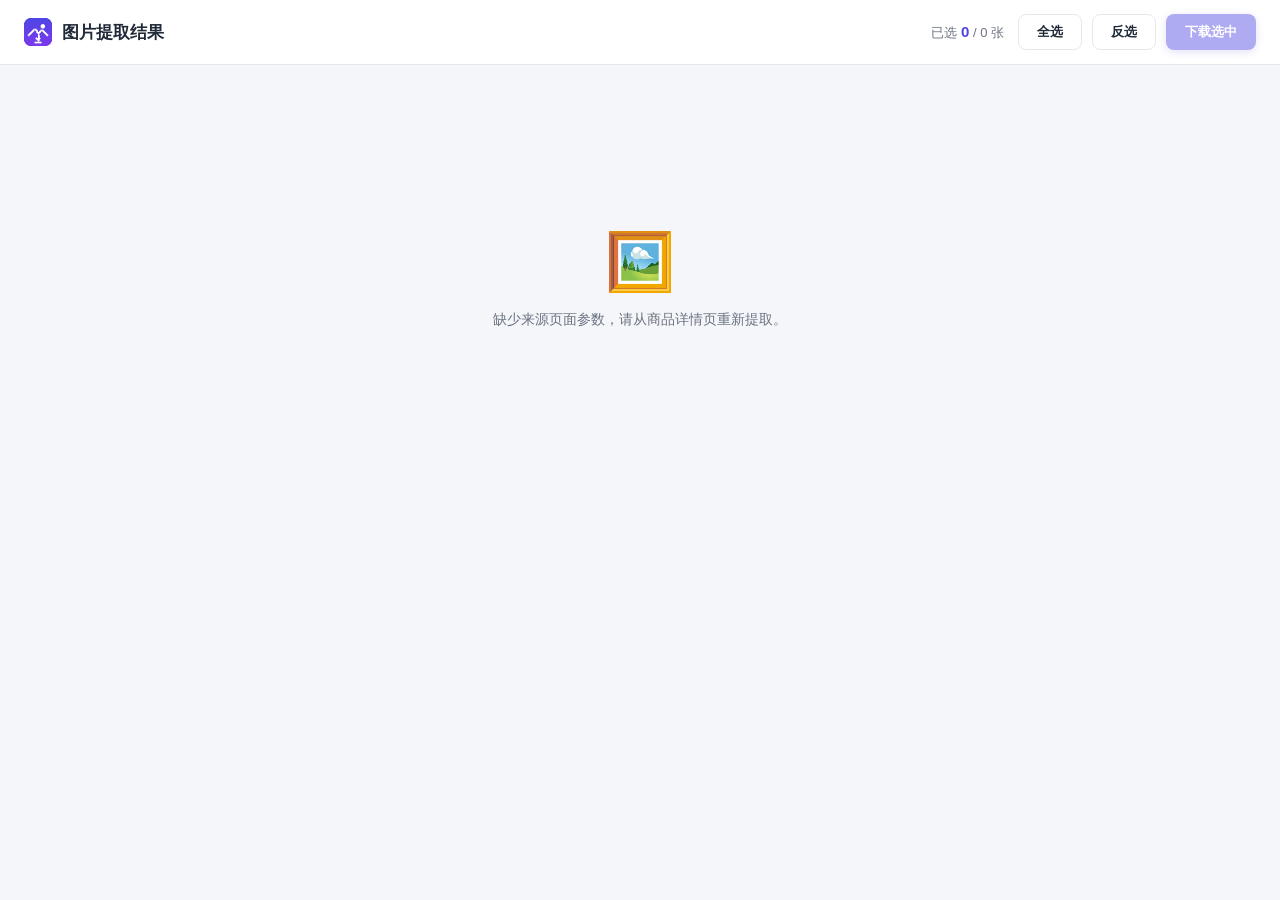
<file: gallery.html>
<!DOCTYPE html>
<html lang="zh-CN">
<head>
  <meta charset="UTF-8">
  <meta name="viewport" content="width=device-width, initial-scale=1.0">
  <title>图片提取结果 · 电商图片提取下载助手</title>
  <link rel="stylesheet" href="gallery.css">
</head>
<body>
  <!-- 顶部工具栏 -->
  <header class="toolbar">
    <div class="toolbar__left">
      <img class="toolbar__logo" src="icons/icon32.png" alt="logo">
      <h1 class="toolbar__title">图片提取结果</h1>
      <span id="source-info" class="toolbar__source"></span>
    </div>
    <div class="toolbar__right">
      <span class="toolbar__count">已选 <strong id="selected-count">0</strong> / <span id="total-count">0</span> 张</span>
      <button id="btn-select-all" class="btn btn--ghost">全选</button>
      <button id="btn-invert" class="btn btn--ghost">反选</button>
      <button id="btn-download" class="btn btn--primary" disabled>下载选中</button>
    </div>
  </header>

  <!-- 下载进度条 -->
  <div id="progress-wrap" class="progress-wrap" hidden>
    <div class="progress-wrap__text">
      <span id="progress-text">正在下载…</span>
      <span id="progress-result"></span>
    </div>
    <div class="progress-bar">
      <div id="progress-fill" class="progress-bar__fill"></div>
    </div>
  </div>

  <!-- 图片网格 -->
  <main id="grid" class="grid"></main>

  <!-- 空状态 / 加载失败提示 -->
  <div id="empty" class="empty" hidden>
    <div class="empty__icon">🖼️</div>
    <p class="empty__text" id="empty-text">未找到图片数据，请回到商品详情页点击「获取图片」。</p>
  </div>

  <script src="gallery.js"></script>
</body>
</html>
</file>
<file: docs/css/style.css>
/* ==========================================================================
 * 图提取 ImageGrab 官网样式
 * 移动优先；断点：>=768px 平板，>=1024px 桌面
 * ========================================================================== */

/* ---------- 设计变量：改这里即可全站换肤 ---------- */
:root {
  /* 主色（紫→蓝渐变） */
  --primary: #6d5cff;
  --primary-dark: #5445e8;
  --primary-light: #8f7fff;
  --accent: #4f8cff;

  /* 中性色 */
  --ink: #1c1e2a;            /* 主文字 */
  --ink-2: #4a4e63;          /* 次级文字 */
  --ink-3: #8b8fa6;          /* 弱化文字 */
  --bg: #ffffff;
  --bg-alt: #f6f6fb;         /* 灰底区块 */
  --line: #e8e8f2;           /* 边框 */
  --code-bg: #eef0ff;        /* code 高亮底 */

  /* 尺寸 */
  --radius: 14px;            /* 卡片圆角 */
  --radius-sm: 8px;
  --radius-pill: 999px;
  --container: 1120px;       /* 内容最大宽度 */
  --nav-h: 64px;             /* 导航栏高度 */

  /* 阴影 */
  --shadow-sm: 0 2px 8px rgba(28, 30, 42, .06);
  --shadow-md: 0 10px 30px rgba(28, 30, 42, .10);
  --shadow-lg: 0 18px 48px rgba(108, 92, 255, .18);

  /* 动效 */
  --t-fast: .2s;
  --t-mid: .3s;
  --ease: cubic-bezier(.22, .8, .36, 1);

  /* 字体栈：系统字体优先 */
  --font: -apple-system, BlinkMacSystemFont, "Segoe UI", "PingFang SC",
          "Hiragino Sans GB", "Microsoft YaHei", "Helvetica Neue", Arial, sans-serif;
}

/* ---------- 基础重置 ---------- */
*, *::before, *::after { box-sizing: border-box; margin: 0; padding: 0; }

html {
  scroll-behavior: smooth;           /* 锚点平滑滚动 */
  scroll-padding-top: var(--nav-h);  /* 吸顶导航不遮挡锚点标题 */
  -webkit-text-size-adjust: 100%;
}

body {
  font-family: var(--font);
  color: var(--ink);
  background: var(--bg);
  line-height: 1.7;
  font-size: clamp(15px, 1vw + 12px, 16px);
  overflow-x: hidden;
}

a { color: inherit; text-decoration: none; }
ul, ol { list-style: none; }
img, svg { display: block; max-width: 100%; }

/* 行内代码高亮（如 chrome://extensions） */
code {
  font-family: "SFMono-Regular", Consolas, "Liberation Mono", Menlo, monospace;
  font-size: .88em;
  background: var(--code-bg);
  color: var(--primary-dark);
  padding: .15em .45em;
  border-radius: 6px;
}

/* 版心容器 */
.container {
  width: 100%;
  max-width: var(--container);
  margin-inline: auto;
  padding-inline: clamp(16px, 4vw, 32px);
}

/* 主色渐变文字 */
.grad-text {
  background: linear-gradient(100deg, var(--primary) 10%, var(--accent) 90%);
  -webkit-background-clip: text;
  background-clip: text;
  -webkit-text-fill-color: transparent;
  color: transparent;
}

/* ==========================================================================
 * 通用按钮
 * ===================================================================== */
.btn {
  display: inline-flex;
  align-items: center;
  justify-content: center;
  gap: 8px;
  padding: 12px 28px;
  border-radius: var(--radius-pill);
  font-size: 15px;
  font-weight: 600;
  border: 1.5px solid transparent;
  cursor: pointer;
  transition: transform var(--t-fast) var(--ease),
              box-shadow var(--t-fast) var(--ease),
              background var(--t-fast), color var(--t-fast),
              border-color var(--t-fast);
}
.btn:active { transform: translateY(1px) scale(.98); }

.btn--primary {
  background: linear-gradient(120deg, var(--primary), var(--accent));
  color: #fff;
  box-shadow: var(--shadow-lg);
}
.btn--primary:hover { transform: translateY(-2px); box-shadow: 0 22px 54px rgba(108,92,255,.28); }

.btn--ghost {
  background: transparent;
  color: var(--ink);
  border-color: var(--line);
}
.btn--ghost:hover { border-color: var(--primary); color: var(--primary); }

.btn--light {
  background: #fff;
  color: var(--primary-dark);
  box-shadow: 0 12px 32px rgba(0, 0, 0, .18);
}
.btn--light:hover { transform: translateY(-2px); }

.btn--lg { padding: 15px 40px; font-size: 16px; }

/* ==========================================================================
 * 1. 顶部导航栏
 * ===================================================================== */
.nav {
  position: fixed;
  inset: 0 0 auto 0;
  z-index: 100;
  height: var(--nav-h);
  background: rgba(255, 255, 255, .75);
  -webkit-backdrop-filter: saturate(180%) blur(14px);
  backdrop-filter: saturate(180%) blur(14px);
  border-bottom: 1px solid transparent;
  transition: box-shadow var(--t-mid), border-color var(--t-mid);
}
/* 滚动后加阴影与分隔线 */
.nav.is-scrolled { border-bottom-color: var(--line); box-shadow: var(--shadow-sm); }

.nav__inner {
  height: 100%;
  display: flex;
  align-items: center;
  justify-content: space-between;
  gap: 16px;
}

.nav__brand {
  display: inline-flex;
  align-items: center;
  gap: 10px;
  font-weight: 700;
  font-size: 17px;
  white-space: nowrap;
}
.nav__brand em {
  font-style: normal;
  font-weight: 500;
  font-size: 12px;
  color: var(--ink-3);
  letter-spacing: .04em;
}

/* 桌面导航链接 */
.nav__links { display: none; align-items: center; gap: clamp(18px, 2.5vw, 34px); }
.nav__links a {
  position: relative;
  font-size: 15px;
  color: var(--ink-2);
  padding: 6px 2px;
  transition: color var(--t-fast);
}
.nav__links a::after {           /* 下划线指示器 */
  content: "";
  position: absolute;
  left: 0; right: 100%; bottom: 0;
  height: 2px;
  border-radius: 2px;
  background: linear-gradient(90deg, var(--primary), var(--accent));
  transition: right var(--t-mid) var(--ease);
}
.nav__links a:hover { color: var(--ink); }
.nav__links a.is-active { color: var(--primary); font-weight: 600; }
.nav__links a.is-active::after,
.nav__links a:hover::after { right: 0; }

/* 「下载插件」高亮按钮 */
.nav__cta {
  background: linear-gradient(120deg, var(--primary), var(--accent));
  color: #fff !important;
  padding: 8px 20px !important;
  border-radius: var(--radius-pill);
  box-shadow: 0 6px 16px rgba(108, 92, 255, .3);
}
.nav__cta::after { display: none; }
.nav__cta:hover { transform: translateY(-1px); }

/* 汉堡按钮（仅移动端显示） */
.nav__toggle {
  display: inline-flex;
  flex-direction: column;
  justify-content: center;
  gap: 5px;
  width: 42px; height: 42px;
  padding: 10px;
  background: none;
  border: 1px solid var(--line);
  border-radius: var(--radius-sm);
  cursor: pointer;
}
.nav__toggle span {
  display: block;
  height: 2px;
  width: 100%;
  border-radius: 2px;
  background: var(--ink);
  transition: transform var(--t-fast), opacity var(--t-fast);
}
/* 展开态：变成 × */
.nav__toggle.is-open span:nth-child(1) { transform: translateY(7px) rotate(45deg); }
.nav__toggle.is-open span:nth-child(2) { opacity: 0; }
.nav__toggle.is-open span:nth-child(3) { transform: translateY(-7px) rotate(-45deg); }

/* 移动端下拉菜单 */
@media (max-width: 767px) {
  .nav__links {
    position: absolute;
    top: var(--nav-h);
    left: 0; right: 0;
    display: flex;
    flex-direction: column;
    align-items: stretch;
    gap: 0;
    background: rgba(255, 255, 255, .97);
    -webkit-backdrop-filter: blur(14px);
    backdrop-filter: blur(14px);
    border-bottom: 1px solid var(--line);
    box-shadow: var(--shadow-md);
    padding: 8px 0;
    /* 展开/收起动画 */
    opacity: 0;
    visibility: hidden;
    transform: translateY(-8px);
    transition: opacity var(--t-fast), transform var(--t-fast), visibility var(--t-fast);
  }
  .nav__links.is-open { opacity: 1; visibility: visible; transform: translateY(0); }
  .nav__links a { padding: 13px 24px; font-size: 16px; }
  .nav__links a::after { display: none; }
  .nav__cta { margin: 8px 16px; text-align: center; }
}

/* 平板及以上：链接常显，汉堡隐藏 */
@media (min-width: 768px) {
  .nav__links { display: flex; }
  .nav__toggle { display: none; }
}

/* ==========================================================================
 * 2. Hero 首屏
 * ===================================================================== */
.hero {
  position: relative;
  padding-top: calc(var(--nav-h) + clamp(48px, 8vw, 96px));
  padding-bottom: clamp(56px, 9vw, 110px);
  /* 背景：大面积淡紫径向光晕 */
  background:
    radial-gradient(60% 50% at 85% 10%, rgba(108, 92, 255, .12), transparent 70%),
    radial-gradient(45% 40% at 5% 90%, rgba(79, 140, 255, .10), transparent 70%),
    var(--bg);
  overflow: hidden;
}

.hero__inner {
  display: grid;
  grid-template-columns: 1fr;
  gap: clamp(40px, 6vw, 72px);
  align-items: center;
}

.hero__title {
  font-size: clamp(28px, 4.6vw, 48px);
  line-height: 1.25;
  font-weight: 800;
  letter-spacing: -.01em;
}

.hero__sub {
  margin-top: 18px;
  max-width: 34em;
  color: var(--ink-2);
  font-size: clamp(15px, 1.4vw, 17px);
}

.hero__actions {
  margin-top: 30px;
  display: flex;
  flex-wrap: wrap;
  gap: 14px;
}

.hero__meta {
  margin-top: 28px;
  display: flex;
  flex-wrap: wrap;
  gap: 10px 22px;
  color: var(--ink-3);
  font-size: 13px;
}
.hero__meta li { display: flex; align-items: center; gap: 7px; }
.hero__meta li::before {
  content: "";
  width: 6px; height: 6px;
  border-radius: 50%;
  background: linear-gradient(120deg, var(--primary), var(--accent));
}

/* ---------- Hero 插件示意图（纯 CSS 模拟） ---------- */
.hero__mock { position: relative; }

.mock-window {
  border-radius: var(--radius);
  background: #fff;
  border: 1px solid var(--line);
  box-shadow: var(--shadow-lg);
  overflow: hidden;
}
/* 浏览器标题栏 */
.mock-window__bar {
  display: flex;
  align-items: center;
  gap: 6px;
  padding: 10px 14px;
  background: #f2f2f8;
  border-bottom: 1px solid var(--line);
}
.mock-window__bar i {
  width: 10px; height: 10px;
  border-radius: 50%;
  background: #d5d5e4;
}
.mock-window__bar i:first-child { background: #ff5f57; }
.mock-window__bar i:nth-child(2) { background: #febc2e; }
.mock-window__bar i:nth-child(3) { background: #28c840; }
.mock-window__url {
  flex: 1;
  margin-left: 8px;
  font-size: 12px;
  color: var(--ink-3);
  background: #fff;
  border: 1px solid var(--line);
  border-radius: var(--radius-pill);
  padding: 4px 14px;
  white-space: nowrap;
  overflow: hidden;
  text-overflow: ellipsis;
}

.mock-window__body {
  position: relative;
  padding: clamp(18px, 3vw, 28px);
  min-height: 240px;
}

/* 模拟页面里的商品图占位（渐变块） */
.mock-grid {
  display: grid;
  grid-template-columns: repeat(3, 1fr);
  gap: 12px;
}
.mock-card {
  aspect-ratio: 1 / 1;
  border-radius: var(--radius-sm);
  background: linear-gradient(140deg, #eceaff, #dde8ff);
  border: 1px solid var(--line);
}
/* 给部分占位块加一点变化 */
.mock-card:nth-child(2) { background: linear-gradient(140deg, #ffeef4, #e7e4ff); }
.mock-card:nth-child(4) { background: linear-gradient(140deg, #e4f4ec, #e0e9ff); }
.mock-card:nth-child(5) { background: linear-gradient(140deg, #fff3e2, #e9e6ff); }

/* 悬浮「获取图片」按钮（复刻插件真实样式） */
.mock-fab {
  position: absolute;
  right: 16px; bottom: 16px;
  z-index: 2;
  padding: 10px 18px;
  font-size: 13px;
  font-weight: 600;
  color: #fff;
  border-radius: var(--radius-pill);
  background: linear-gradient(120deg, var(--primary), var(--accent));
  box-shadow: 0 10px 24px rgba(108, 92, 255, .4);
  animation: fab-bounce 2.6s ease-in-out infinite;
}
@keyframes fab-bounce {
  0%, 100% { transform: translateY(0); }
  50% { transform: translateY(-6px); }
}

/* 示意图外的漂浮标签 */
.mock-float {
  position: absolute;
  padding: 8px 14px;
  font-size: 12px;
  font-weight: 600;
  border-radius: var(--radius-pill);
  background: #fff;
  border: 1px solid var(--line);
  box-shadow: var(--shadow-md);
  animation: float-y 3.4s ease-in-out infinite;
}
.mock-float--a { top: -14px; right: 8%; color: #16a34a; }
.mock-float--b { bottom: -12px; left: 4%; color: var(--primary-dark); animation-delay: 1.4s; }
@keyframes float-y {
  0%, 100% { transform: translateY(0); }
  50% { transform: translateY(-8px); }
}

/* ==========================================================================
 * 3. 通用区块样式
 * ===================================================================== */
.section { padding-block: clamp(64px, 9vw, 110px); }
.section--alt { background: var(--bg-alt); }

.section__head {
  max-width: 640px;
  margin-inline: auto;
  text-align: center;
  margin-bottom: clamp(36px, 5vw, 56px);
}
.section__tag {
  display: inline-block;
  font-size: 13px;
  font-weight: 600;
  letter-spacing: .12em;
  color: var(--primary);
  background: var(--code-bg);
  border-radius: var(--radius-pill);
  padding: 4px 14px;
  margin-bottom: 14px;
}
.section__title {
  font-size: clamp(24px, 3.2vw, 34px);
  font-weight: 800;
  letter-spacing: -.01em;
}
.section__desc { margin-top: 14px; color: var(--ink-2); }

/* ==========================================================================
 * 4. 产品介绍：问题卡片
 * ===================================================================== */
.problem-grid {
  display: grid;
  grid-template-columns: 1fr;
  gap: 20px;
}

.problem-card {
  background: #fff;
  border: 1px solid var(--line);
  border-radius: var(--radius);
  padding: clamp(22px, 3vw, 30px);
  box-shadow: var(--shadow-sm);
  transition: transform var(--t-fast) var(--ease), box-shadow var(--t-fast);
}
.problem-card:hover { transform: translateY(-4px); box-shadow: var(--shadow-md); }

.problem-card__icon {
  display: inline-flex;
  align-items: center;
  justify-content: center;
  width: 52px; height: 52px;
  border-radius: var(--radius-sm);
  color: var(--primary);
  background: linear-gradient(140deg, #efedff, #e3ecff);
  margin-bottom: 16px;
}

.problem-card h3 { font-size: 17px; font-weight: 700; margin-bottom: 8px; }
.problem-card p { color: var(--ink-2); font-size: 14.5px; }

/* ==========================================================================
 * 5. 核心功能卡片
 * ===================================================================== */
.feature-grid {
  display: grid;
  grid-template-columns: 1fr;
  gap: 20px;
}

.feature-card {
  background: #fff;
  border: 1px solid var(--line);
  border-radius: var(--radius);
  padding: clamp(22px, 3vw, 30px);
  box-shadow: var(--shadow-sm);
  transition: transform var(--t-fast) var(--ease), box-shadow var(--t-fast),
              border-color var(--t-fast);
}
.feature-card:hover {
  transform: translateY(-6px);
  box-shadow: var(--shadow-lg);
  border-color: transparent;
}

.feature-card__icon {
  display: inline-flex;
  align-items: center;
  justify-content: center;
  width: 48px; height: 48px;
  border-radius: var(--radius-sm);
  color: #fff;
  background: linear-gradient(140deg, var(--primary), var(--accent));
  box-shadow: 0 8px 18px rgba(108, 92, 255, .32);
  margin-bottom: 16px;
}

.feature-card h3 { font-size: 16.5px; font-weight: 700; margin-bottom: 8px; }
.feature-card p { color: var(--ink-2); font-size: 14px; }

/* ==========================================================================
 * 6. 安装步骤：时间线
 * ===================================================================== */
.steps {
  position: relative;
  max-width: 640px;
  margin-inline: auto;
}

.step {
  position: relative;
  display: flex;
  gap: 18px;
  padding-bottom: 32px;   /* 步骤间距 */
}
.step:last-child { padding-bottom: 0; }

/* 竖向时间线（移动端贯穿左侧） */
.step::before {
  content: "";
  position: absolute;
  left: 21px; top: 46px; bottom: 0;
  width: 2px;
  background: linear-gradient(var(--primary-light), var(--accent));
  opacity: .35;
}
.step:last-child::before { display: none; }

.step__num {
  flex: none;
  display: inline-flex;
  align-items: center;
  justify-content: center;
  width: 44px; height: 44px;
  border-radius: 50%;
  font-size: 17px;
  font-weight: 700;
  color: #fff;
  background: linear-gradient(140deg, var(--primary), var(--accent));
  box-shadow: 0 8px 18px rgba(108, 92, 255, .32);
}

.step__body {
  flex: 1;
  background: #fff;
  border: 1px solid var(--line);
  border-radius: var(--radius);
  padding: 18px 22px;
  box-shadow: var(--shadow-sm);
}
.step__body h3 { font-size: 16px; font-weight: 700; margin-bottom: 6px; }
.step__body p { color: var(--ink-2); font-size: 14.5px; }

/* ==========================================================================
 * 7. 底部 CTA
 * ===================================================================== */
.cta {
  position: relative;
  background: linear-gradient(120deg, var(--primary) 0%, var(--accent) 100%);
  color: #fff;
  overflow: hidden;
}
/* 装饰光斑 */
.cta::before, .cta::after {
  content: "";
  position: absolute;
  border-radius: 50%;
  filter: blur(2px);
}
.cta::before {
  width: 320px; height: 320px;
  top: -140px; right: -80px;
  background: radial-gradient(circle, rgba(255,255,255,.18), transparent 65%);
}
.cta::after {
  width: 260px; height: 260px;
  bottom: -120px; left: -60px;
  background: radial-gradient(circle, rgba(255,255,255,.14), transparent 65%);
}

.cta__inner {
  position: relative;
  z-index: 1;
  text-align: center;
  padding-block: clamp(64px, 9vw, 100px);
}
.cta__inner h2 {
  font-size: clamp(24px, 3.4vw, 36px);
  font-weight: 800;
  line-height: 1.3;
}
.cta__inner p { margin: 14px 0 30px; opacity: .88; }

/* ==========================================================================
 * 8. Footer
 * ===================================================================== */
.footer {
  background: #14151f;
  color: #9a9db3;
  font-size: 13.5px;
}
.footer__inner {
  display: flex;
  flex-direction: column;
  align-items: center;
  gap: 10px;
  padding-block: 28px;
  text-align: center;
}
.footer__links {
  display: flex;
  flex-wrap: wrap;
  align-items: center;
  justify-content: center;
  gap: 8px;
}
.footer__links a {
  display: inline-flex;
  align-items: center;
  gap: 6px;
  color: #c9cbdd;
  transition: color var(--t-fast);
}
.footer__links a:hover { color: #fff; }
.footer__sep { color: #4a4d63; }
.footer__platforms { color: #6d7090; }

/* ==========================================================================
 * 9. 滚动淡入动画（配合 main.js 的 IntersectionObserver）
 * ===================================================================== */
.reveal {
  opacity: 0;
  transform: translateY(24px);
  transition: opacity .6s var(--ease), transform .6s var(--ease);
  /* 同组兄弟元素依次延迟出现（通过 JS 设置 --reveal-delay） */
  transition-delay: var(--reveal-delay, 0s);
  will-change: opacity, transform;
}
/* JS 失效或不支持时保底显示 */
.reveal.is-visible { opacity: 1; transform: translateY(0); }

@media (prefers-reduced-motion: reduce) {
  html { scroll-behavior: auto; }
  .reveal { opacity: 1; transform: none; transition: none; }
  .mock-fab, .mock-float { animation: none; }
}

/* ==========================================================================
 * 10. 响应式：平板 >=768px
 * ===================================================================== */
@media (min-width: 768px) {
  /* 问题卡片、功能卡片两列 */
  .problem-grid { grid-template-columns: repeat(3, 1fr); }
  .feature-grid { grid-template-columns: repeat(2, 1fr); }
  .footer__inner { flex-direction: row; justify-content: space-between; text-align: left; }
}

/* ==========================================================================
 * 11. 响应式：桌面 >=1024px
 * ===================================================================== */
@media (min-width: 1024px) {
  /* Hero 左右双栏 */
  .hero__inner { grid-template-columns: 1.05fr .95fr; }
  .feature-grid { grid-template-columns: repeat(3, 1fr); }
}
</file>
<file: gallery.css>
/* ==========================================================================
 * gallery.css — 图片画廊页面样式（响应式网格布局）
 * ========================================================================== */

:root {
  --primary: #4f46e5;
  --primary-dark: #4338ca;
  --bg: #f5f6fa;
  --card-bg: #ffffff;
  --text: #1f2937;
  --text-secondary: #6b7280;
  --border: #e5e7eb;
  --success: #059669;
  --danger: #dc2626;
}

* { margin: 0; padding: 0; box-sizing: border-box; }

body {
  background: var(--bg);
  color: var(--text);
  font-family: -apple-system, "PingFang SC", "Microsoft YaHei", "Segoe UI", sans-serif;
  min-height: 100vh;
}

/* ---------------- 顶部工具栏 ---------------- */
.toolbar {
  position: sticky;
  top: 0;
  z-index: 10;
  display: flex;
  align-items: center;
  justify-content: space-between;
  flex-wrap: wrap;
  gap: 12px;
  padding: 14px 24px;
  background: rgba(255, 255, 255, 0.92);
  backdrop-filter: blur(8px);
  border-bottom: 1px solid var(--border);
}

.toolbar__left { display: flex; align-items: center; gap: 10px; }
.toolbar__logo { width: 28px; height: 28px; }
.toolbar__title { font-size: 17px; font-weight: 700; }
.toolbar__source {
  font-size: 12px;
  color: var(--text-secondary);
  max-width: 320px;
  overflow: hidden;
  text-overflow: ellipsis;
  white-space: nowrap;
}

.toolbar__right { display: flex; align-items: center; gap: 10px; flex-wrap: wrap; }
.toolbar__count { font-size: 13px; color: var(--text-secondary); margin-right: 4px; }
.toolbar__count strong { color: var(--primary); font-size: 15px; }

/* ---------------- 按钮 ---------------- */
.btn {
  padding: 8px 18px;
  border-radius: 8px;
  font-size: 13px;
  font-weight: 600;
  cursor: pointer;
  border: 1px solid transparent;
  transition: all 0.15s ease;
}
.btn--ghost {
  background: #ffffff;
  border-color: var(--border);
  color: var(--text);
}
.btn--ghost:hover { border-color: var(--primary); color: var(--primary); }
.btn--primary {
  background: var(--primary);
  color: #ffffff;
  box-shadow: 0 2px 8px rgba(79, 70, 229, 0.35);
}
.btn--primary:hover:not(:disabled) { background: var(--primary-dark); transform: translateY(-1px); }
.btn--primary:disabled { opacity: 0.45; cursor: not-allowed; }

/* ---------------- 进度条 ---------------- */
.progress-wrap {
  margin: 16px 24px 0;
  padding: 12px 16px;
  background: var(--card-bg);
  border: 1px solid var(--border);
  border-radius: 12px;
}
.progress-wrap__text {
  display: flex;
  justify-content: space-between;
  font-size: 13px;
  margin-bottom: 8px;
}
#progress-result.success { color: var(--success); }
#progress-result.error { color: var(--danger); }
.progress-bar {
  height: 8px;
  background: #eef0f4;
  border-radius: 999px;
  overflow: hidden;
}
.progress-bar__fill {
  height: 100%;
  width: 0%;
  background: linear-gradient(90deg, var(--primary), #8b5cf6);
  border-radius: 999px;
  transition: width 0.2s ease;
}

/* ---------------- 图片网格（响应式） ---------------- */
.grid {
  display: grid;
  grid-template-columns: repeat(auto-fill, minmax(200px, 1fr));
  gap: 16px;
  padding: 20px 24px 48px;
}

.card {
  position: relative;
  background: var(--card-bg);
  border: 2px solid var(--border);
  border-radius: 12px;
  overflow: hidden;
  cursor: pointer;
  transition: border-color 0.15s ease, box-shadow 0.15s ease, transform 0.15s ease;
}
.card:hover { transform: translateY(-2px); box-shadow: 0 8px 20px rgba(0, 0, 0, 0.08); }
.card.selected { border-color: var(--primary); box-shadow: 0 0 0 3px rgba(79, 70, 229, 0.15); }

.card__img {
  width: 100%;
  height: 200px;
  object-fit: contain;
  background:
    repeating-conic-gradient(#f3f4f6 0% 25%, #ffffff 0% 50%) 0 0 / 16px 16px; /* 棋盘格底，便于查看透明图 */
  display: block;
}

.card__info {
  display: flex;
  align-items: center;
  justify-content: space-between;
  gap: 8px;
  padding: 8px 10px;
}
.card__size {
  font-size: 11px;
  color: var(--text-secondary);
  overflow: hidden;
  text-overflow: ellipsis;
  white-space: nowrap;
}

/* 复选框 */
.card__checkbox {
  position: absolute;
  top: 8px;
  left: 8px;
  width: 22px;
  height: 22px;
  accent-color: var(--primary);
  cursor: pointer;
  z-index: 2;
}

/* 下载状态角标 */
.card__badge {
  position: absolute;
  top: 8px;
  right: 8px;
  padding: 3px 8px;
  border-radius: 6px;
  font-size: 11px;
  font-weight: 600;
  color: #fff;
  z-index: 2;
}
.card__badge--ok { background: var(--success); }
.card__badge--fail { background: var(--danger); }
.card__badge--wait { background: #d97706; }

/* ---------------- 空状态 ---------------- */
.empty {
  text-align: center;
  padding: 96px 24px;
}
.empty__icon { font-size: 56px; margin-bottom: 16px; }
.empty__text { color: var(--text-secondary); font-size: 14px; }

@media (max-width: 640px) {
  .toolbar { padding: 12px 16px; }
  .grid { padding: 16px; grid-template-columns: repeat(auto-fill, minmax(140px, 1fr)); gap: 12px; }
  .card__img { height: 140px; }
}
</file>
